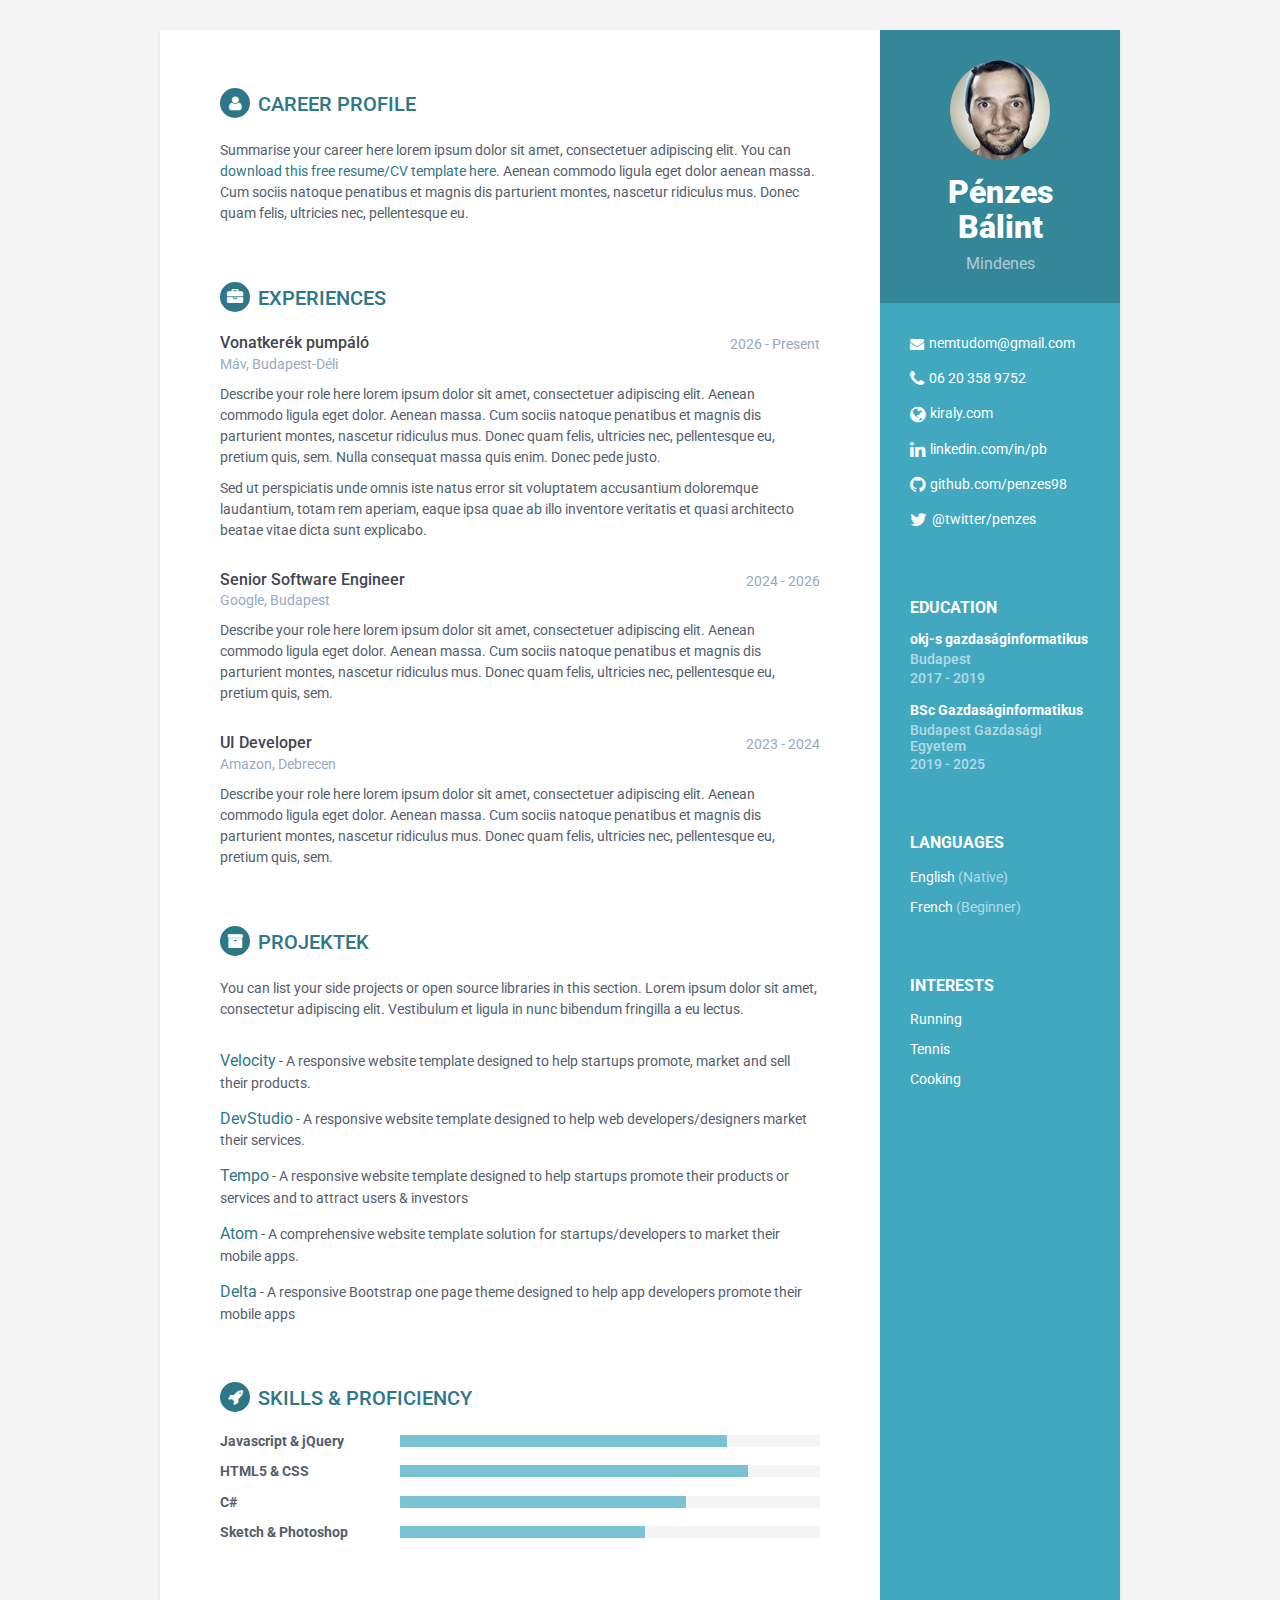
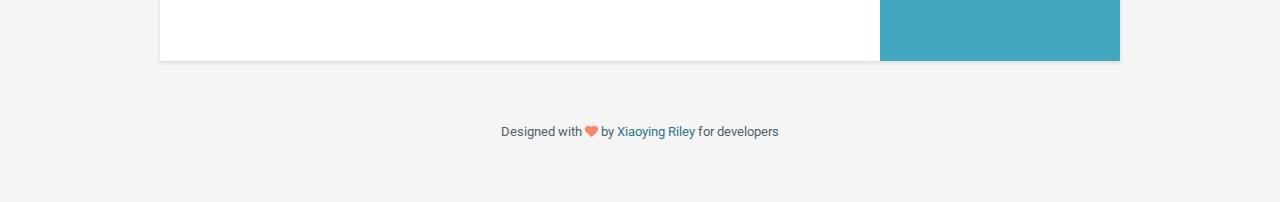
<file: CV/index.html>
<!DOCTYPE html>
<!--[if IE 8]> <html lang="en" class="ie8"> <![endif]-->  
<!--[if IE 9]> <html lang="en" class="ie9"> <![endif]-->  
<!--[if !IE]><!--> <html lang="en"> <!--<![endif]-->  
<head>
    <title>Responsive Resume/CV Template for Developers</title>
    <!-- Meta -->
    <meta charset="utf-8">
    <meta http-equiv="X-UA-Compatible" content="IE=edge">
    <meta name="viewport" content="width=device-width, initial-scale=1.0">
    <meta name="description" content="Responsive HTML5 Resume/CV Template for Developers">
    <meta name="author" content="Xiaoying Riley at 3rd Wave Media">    
    <link rel="shortcut icon" href="favicon.ico">  
    <link href='https://fonts.googleapis.com/css?family=Roboto:400,500,400italic,300italic,300,500italic,700,700italic,900,900italic' rel='stylesheet' type='text/css'>
    <!-- Global CSS -->
    <link rel="stylesheet" href="assets/plugins/bootstrap/css/bootstrap.min.css">   
    <!-- Plugins CSS -->
    <link rel="stylesheet" href="assets/plugins/font-awesome/css/font-awesome.css">
    
    <!-- Theme CSS -->  
    <link id="theme-style" rel="stylesheet" href="assets/css/styles.css">
    <!-- HTML5 shim and Respond.js for IE8 support of HTML5 elements and media queries -->
    <!--[if lt IE 9]>
      <script src="https://oss.maxcdn.com/html5shiv/3.7.2/html5shiv.min.js"></script>
      <script src="https://oss.maxcdn.com/respond/1.4.2/respond.min.js"></script>
    <![endif]-->
</head> 

<body>
    <div class="wrapper">
        <div class="sidebar-wrapper">
            <div class="profile-container">
                <img class="profile" src="assets/images/profile.png" alt="" />
                <h1 class="name">Pénzes Bálint</h1>
                <h3 class="tagline">Mindenes</h3>
            </div><!--//profile-container-->
            
            <div class="contact-container container-block">
                <ul class="list-unstyled contact-list">
                    <li class="email"><i class="fa fa-envelope"></i><a href="mailto: nemtudom@email.com">nemtudom@gmail.com</a></li>
                    <li class="phone"><i class="fa fa-phone"></i><a href="tel:0123 456 789">06 20 358 9752</a></li>
                    <li class="website"><i class="fa fa-globe"></i><a href="http://themes.3rdwavemedia.com/website-templates/free-responsive-website-template-for-developers/" target="_blank">kiraly.com</a></li>
                    <li class="linkedin"><i class="fa fa-linkedin"></i><a href="#" target="_blank">linkedin.com/in/pb</a></li>
                    <li class="github"><i class="fa fa-github"></i><a href="#" target="_blank">github.com/penzes98</a></li>
                    <li class="twitter"><i class="fa fa-twitter"></i><a href="https://twitter.com/3rdwave_themes" target="_blank">@twitter/penzes</a></li>
                </ul>
            </div><!--//contact-container-->
            <div class="education-container container-block">
                <h2 class="container-block-title">Education</h2>
                <div class="item">
                    <h4 class="degree">okj-s gazdaságinformatikus</h4>
                    <h5 class="meta">Budapest</h5>
                    <div class="time">2017 - 2019</div>
                </div><!--//item-->
                <div class="item">
                    <h4 class="degree">BSc Gazdaságinformatikus</h4>
                    <h5 class="meta">Budapest Gazdasági Egyetem</h5>
                    <div class="time">2019 - 2025</div>
                </div><!--//item-->
            </div><!--//education-container-->
            
            <div class="languages-container container-block">
                <h2 class="container-block-title">Languages</h2>
                <ul class="list-unstyled interests-list">
                    <li>English <span class="lang-desc">(Native)</span></li>
                    <li>French <span class="lang-desc">(Beginner)</span></li>
                </ul>
            </div><!--//interests-->
            
            <div class="interests-container container-block">
                <h2 class="container-block-title">Interests</h2>
                <ul class="list-unstyled interests-list">
                    <li>Running</li>
                    <li>Tennis</li>
                    <li>Cooking</li>
                </ul>
            </div><!--//interests-->
            
        </div><!--//sidebar-wrapper-->
        
        <div class="main-wrapper">
            
            <section class="section summary-section">
                <h2 class="section-title"><i class="fa fa-user"></i>Career Profile</h2>
                <div class="summary">
                    <p>Summarise your career here lorem ipsum dolor sit amet, consectetuer adipiscing elit. You can <a href="http://themes.3rdwavemedia.com/website-templates/orbit-free-resume-cv-template-for-developers/" target="_blank">download this free resume/CV template here</a>. Aenean commodo ligula eget dolor aenean massa. Cum sociis natoque penatibus et magnis dis parturient montes, nascetur ridiculus mus. Donec quam felis, ultricies nec, pellentesque eu.</p>
                </div><!--//summary-->
            </section><!--//section-->
            
            <section class="section experiences-section">
                <h2 class="section-title"><i class="fa fa-briefcase"></i>Experiences</h2>
                
                <div class="item">
                    <div class="meta">
                        <div class="upper-row">
                            <h3 class="job-title">Vonatkerék pumpáló</h3>
                            <div class="time">2026 - Present</div>
                        </div><!--//upper-row-->
                        <div class="company">Máv, Budapest-Déli</div>
                    </div><!--//meta-->
                    <div class="details">
                        <p>Describe your role here lorem ipsum dolor sit amet, consectetuer adipiscing elit. Aenean commodo ligula eget dolor. Aenean massa. Cum sociis natoque penatibus et magnis dis parturient montes, nascetur ridiculus mus. Donec quam felis, ultricies nec, pellentesque eu, pretium quis, sem. Nulla consequat massa quis enim. Donec pede justo.</p>  
                        <p>Sed ut perspiciatis unde omnis iste natus error sit voluptatem accusantium doloremque laudantium, totam rem aperiam, eaque ipsa quae ab illo inventore veritatis et quasi architecto beatae vitae dicta sunt explicabo. </p>
                    </div><!--//details-->
                </div><!--//item-->
                
                <div class="item">
                    <div class="meta">
                        <div class="upper-row">
                            <h3 class="job-title">Senior Software Engineer</h3>
                            <div class="time">2024 - 2026</div>
                        </div><!--//upper-row-->
                        <div class="company">Google, Budapest</div>
                    </div><!--//meta-->
                    <div class="details">
                        <p>Describe your role here lorem ipsum dolor sit amet, consectetuer adipiscing elit. Aenean commodo ligula eget dolor. Aenean massa. Cum sociis natoque penatibus et magnis dis parturient montes, nascetur ridiculus mus. Donec quam felis, ultricies nec, pellentesque eu, pretium quis, sem.</p>  
                        
                    </div><!--//details-->
                </div><!--//item-->
                
                <div class="item">
                    <div class="meta">
                        <div class="upper-row">
                            <h3 class="job-title">UI Developer</h3>
                            <div class="time">2023 - 2024</div>
                        </div><!--//upper-row-->
                        <div class="company">Amazon, Debrecen</div>
                    </div><!--//meta-->
                    <div class="details">
                        <p>Describe your role here lorem ipsum dolor sit amet, consectetuer adipiscing elit. Aenean commodo ligula eget dolor. Aenean massa. Cum sociis natoque penatibus et magnis dis parturient montes, nascetur ridiculus mus. Donec quam felis, ultricies nec, pellentesque eu, pretium quis, sem.</p>  
                    </div><!--//details-->
                </div><!--//item-->
                
            </section><!--//section-->
            
            <section class="section projects-section">
                <h2 class="section-title"><i class="fa fa-archive"></i>Projektek</h2>
                <div class="intro">
                    <p>You can list your side projects or open source libraries in this section. Lorem ipsum dolor sit amet, consectetur adipiscing elit. Vestibulum et ligula in nunc bibendum fringilla a eu lectus.</p>
                </div><!--//intro-->
                <div class="item">
                    <span class="project-title"><a href="#hook">Velocity</a></span> - <span class="project-tagline">A responsive website template designed to help startups promote, market and sell their products.</span>
                    
                </div><!--//item-->
                <div class="item">
                    <span class="project-title"><a href="http://themes.3rdwavemedia.com/website-templates/responsive-bootstrap-theme-web-development-agencies-devstudio/" target="_blank">DevStudio</a></span> - 
                    <span class="project-tagline">A responsive website template designed to help web developers/designers market their services. </span>
                </div><!--//item-->
                <div class="item">
                    <span class="project-title"><a href="http://themes.3rdwavemedia.com/website-templates/responsive-bootstrap-theme-for-startups-tempo/" target="_blank">Tempo</a></span> - <span class="project-tagline">A responsive website template designed to help startups promote their products or services and to attract users &amp; investors</span>
                </div><!--//item-->
                <div class="item">
                    <span class="project-title"><a href="hhttp://themes.3rdwavemedia.com/website-templates/responsive-bootstrap-theme-mobile-apps-atom/" target="_blank">Atom</a></span> - <span class="project-tagline">A comprehensive website template solution for startups/developers to market their mobile apps. </span>
                </div><!--//item-->
                <div class="item">
                    <span class="project-title"><a href="http://themes.3rdwavemedia.com/website-templates/responsive-bootstrap-theme-for-mobile-apps-delta/" target="_blank">Delta</a></span> - <span class="project-tagline">A responsive Bootstrap one page theme designed to help app developers promote their mobile apps</span>
                </div><!--//item-->
            </section><!--//section-->
            
            <section class="skills-section section">
                <h2 class="section-title"><i class="fa fa-rocket"></i>Skills &amp; Proficiency</h2>
                <div class="skillset">        
                    
                    <div class="item">
                        <h3 class="level-title">Javascript &amp; jQuery</h3>
                        <div class="level-bar">
                            <div class="level-bar-inner" data-level="80%">
                            </div>                                      
                        </div><!--//level-bar-->                                 
                    </div><!--//item-->
                    
                    <div class="item">
                        <h3 class="level-title">HTML5 &amp; CSS</h3>
                        <div class="level-bar">
                            <div class="level-bar-inner" data-level="85%">
                            </div>                                      
                        </div><!--//level-bar-->                                 
                    </div><!--//item-->
                    
                    <div class="item">
                        <h3 class="level-title">C#</h3>
                        <div class="level-bar">
                            <div class="level-bar-inner" data-level="70%">
                            </div>                                      
                        </div><!--//level-bar-->                                 
                    </div><!--//item-->
                    
                    <div class="item">
                        <h3 class="level-title">Sketch &amp; Photoshop</h3>
                        <div class="level-bar">
                            <div class="level-bar-inner" data-level="60%">
                            </div>                                      
                        </div><!--//level-bar-->                                 
                    </div><!--//item-->
                    
                </div>  
            </section><!--//skills-section-->
            
        </div><!--//main-body-->
    </div>
 
    <footer class="footer">
        <div class="text-center">
                <!--/* This template is released under the Creative Commons Attribution 3.0 License. Please keep the attribution link below when using for your own project. Thank you for your support. :) If you'd like to use the template without the attribution, you can check out other license options via our website: themes.3rdwavemedia.com */-->
                <small class="copyright">Designed with <i class="fa fa-heart"></i> by <a href="http://themes.3rdwavemedia.com" target="_blank">Xiaoying Riley</a> for developers</small>
        </div><!--//container-->
    </footer><!--//footer-->
 
    <!-- Javascript -->          
    <script type="text/javascript" src="assets/plugins/jquery-1.11.3.min.js"></script>
    <script type="text/javascript" src="assets/plugins/bootstrap/js/bootstrap.min.js"></script>    
    <!-- custom js -->
    <script type="text/javascript" src="assets/js/main.js"></script>            
</body>
</html>
</file>
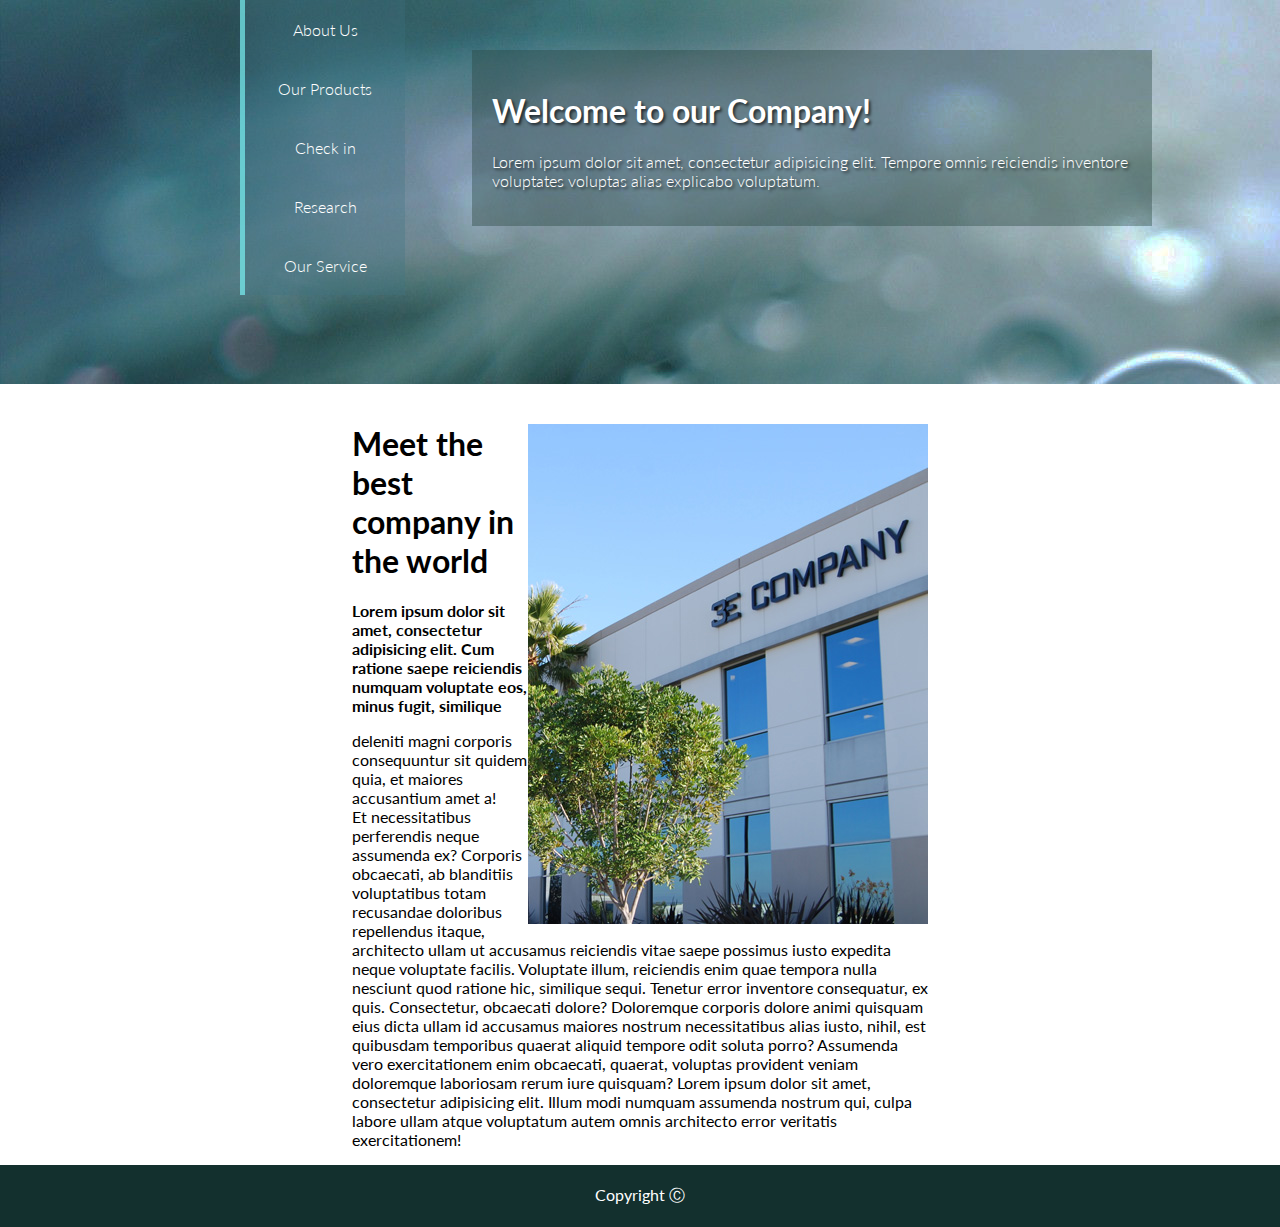
<file: start/index.html>
<!DOCTYPE html>
<html lang="en">
<head>
  <meta charset="UTF-8">
  <meta name="viewport" content="width=device-width, initial-scale=1.0">
  <meta http-equiv="X-UA-Compatible" content="ie=edge">
  <link href="https://fonts.googleapis.com/css?family=Lato:300,400" rel="stylesheet">
  <link rel="stylesheet" href="./style.css">
  <title>Document</title>
</head>
<body>
<div class="header-container">
  <header>
    <div class="company-intro">
    <h1> Welcome to our Company! </h1>
      <p>
    Lorem ipsum dolor sit amet, consectetur adipisicing elit. Tempore omnis reiciendis inventore voluptates voluptas alias explicabo voluptatum.
      </p>
    </div>
    <nav class="menu-container">

     <ul class="main-menu">
         <li class="main-menu-item">About Us</li>
         <li class="main-menu-item">Our Products</li>
         <li class="main-menu-item">Check in</li>
         <li class="main-menu-item">Research</li>
         <li class="main-menu-item">Our Service</li>
     </ul>

    </nav>
  </header>
</div>
<main class="main-container">
  <img class="company-image" src="./company.jpg" alt="">
  <h1>Meet the best company in the world</h1>
<div class="lead">
  Lorem ipsum dolor sit amet, consectetur adipisicing elit. Cum ratione saepe reiciendis numquam voluptate eos, minus fugit, similique
</div>
<p>
 deleniti magni corporis consequuntur sit quidem quia, et maiores accusantium amet a! <br>
Et necessitatibus perferendis neque assumenda ex? Corporis obcaecati, ab blanditiis voluptatibus totam recusandae doloribus repellendus itaque, architecto ullam ut accusamus reiciendis vitae saepe possimus iusto expedita neque voluptate facilis. Voluptate illum, reiciendis enim quae tempora nulla nesciunt quod ratione hic, similique sequi. Tenetur error inventore consequatur, ex quis. Consectetur, obcaecati dolore? Doloremque corporis dolore animi quisquam eius dicta ullam id accusamus maiores nostrum necessitatibus alias iusto, nihil, est quibusdam temporibus quaerat aliquid tempore odit soluta porro? Assumenda vero exercitationem enim obcaecati, quaerat, voluptas provident veniam doloremque laboriosam rerum iure quisquam? Lorem ipsum dolor sit amet, consectetur adipisicing elit. Illum modi numquam assumenda nostrum qui, culpa labore ullam atque voluptatum autem omnis architecto error veritatis exercitationem!
</p>
</main>
<footer>
   Copyright Ⓒ
</footer>

</body>
</html>
</file>
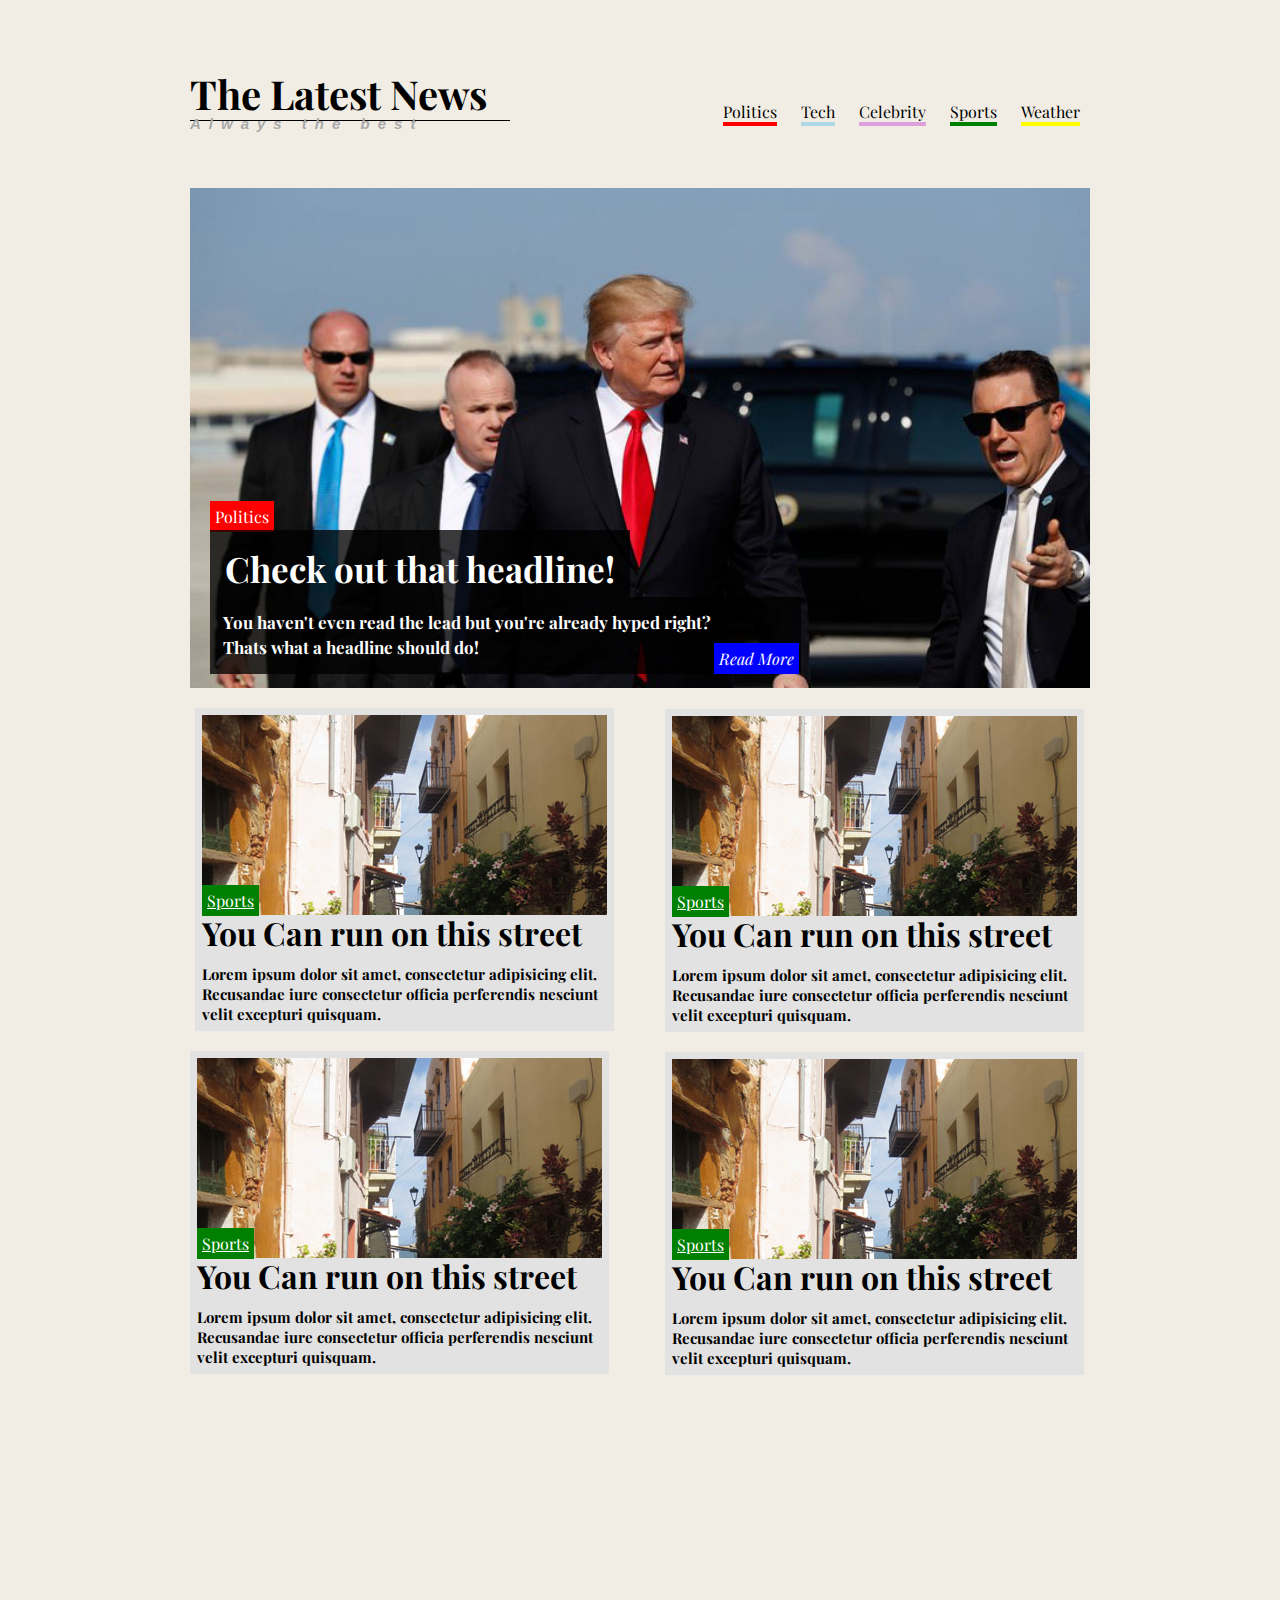
<file: start2/index.html>
<!DOCTYPE html>
<html lang="en">
<head>
    <meta charset="UTF-8">
    <meta name="viewport" content="width=device-width, initial-scale=1.0">
    <meta http-equiv="X-UA-Compatible" content="ie=edge">
    <link rel="stylesheet" href="./style.css">
    <link href="https://fonts.googleapis.com/css?family=Playfair+Display:400,700" rel="stylesheet">
    <link href="https://fonts.googleapis.com/css?family=Merriweather" rel="stylesheet">
    <title>The News</title>
</head>
<body>
<header>
    <div class="logo">
        <h1>The Latest News</h1>
        <h2>Always the best</h2>
    </div>
    <nav class="menu-container">
        <ul class="menu">
            <li class="menu-item"><a href="#">Politics</a></li>
            <li class="menu-item"><a href="#">Tech</a></li>
            <li class="menu-item"><a href="#">Celebrity</a></li>
            <li class="menu-item"><a href="#">Sports</a></li>
            <li class="menu-item"><a href="#">Weather</a></li>
        </ul>
    </nav>
</header>
<main>
    <div class="main-article">
        <div class="crop">
            <img class="main-article-image" src="./banner.jpg" alt="">
        </div>
        <div class="main-article-content">
            <div class="tag tag-politics"> <a href="#">Politics</a></div>
            <h1>Check out that headline!</h1>
            <h2>You haven't even read the lead but you're already hyped right? <br> Thats what a headline should do! </h2>
            <div class="continue-to-article"><a href="#">Read More</a></div>
        </div>
    </div>
    <div class="article-half-width article-left">
       <div class="half-width-crop">
            <img src="./img_chania.jpg" alt="">
       </div> 
        <div class="tag tag-sports"> <a href="#">Sports</a></div>
       <h1>You Can run on  this street</h1>
       <h2>Lorem ipsum dolor sit amet, consectetur adipisicing elit. Recusandae iure consectetur officia perferendis nesciunt velit excepturi quisquam.</h2>
    </div>
      <div class="article-half-width article-down-left">
       <div class="half-width-crop">
            <img src="./img_chania.jpg" alt="">
       </div> 
        <div class="tag tag-sports"> <a href="#">Sports</a></div>
       <h1>You Can run on  this street</h1>
       <h2>Lorem ipsum dolor sit amet, consectetur adipisicing elit. Recusandae iure consectetur officia perferendis nesciunt velit excepturi quisquam.</h2>
    </div>
    <div class="article-half-width article-right">
       <div class="half-width-crop">
            <img src="./img_chania.jpg" alt="">
       </div> 
        <div class="tag tag-sports"> <a href="#">Sports</a></div>
       <h1>You Can run on  this street</h1>
       <h2>Lorem ipsum dolor sit amet, consectetur adipisicing elit. Recusandae iure consectetur officia perferendis nesciunt velit excepturi quisquam.</h2>
    </div>
    
    <div class="article-half-width article-right">
       <div class="half-width-crop">
            <img src="./img_chania.jpg" alt="">
       </div> 
        <div class="tag tag-sports"> <a href="#">Sports</a></div>
       <h1>You Can run on  this street</h1>
       <h2>Lorem ipsum dolor sit amet, consectetur adipisicing elit. Recusandae iure consectetur officia perferendis nesciunt velit excepturi quisquam.</h2>
    </div>
    
  
</main>



</body>
</html>
</file>
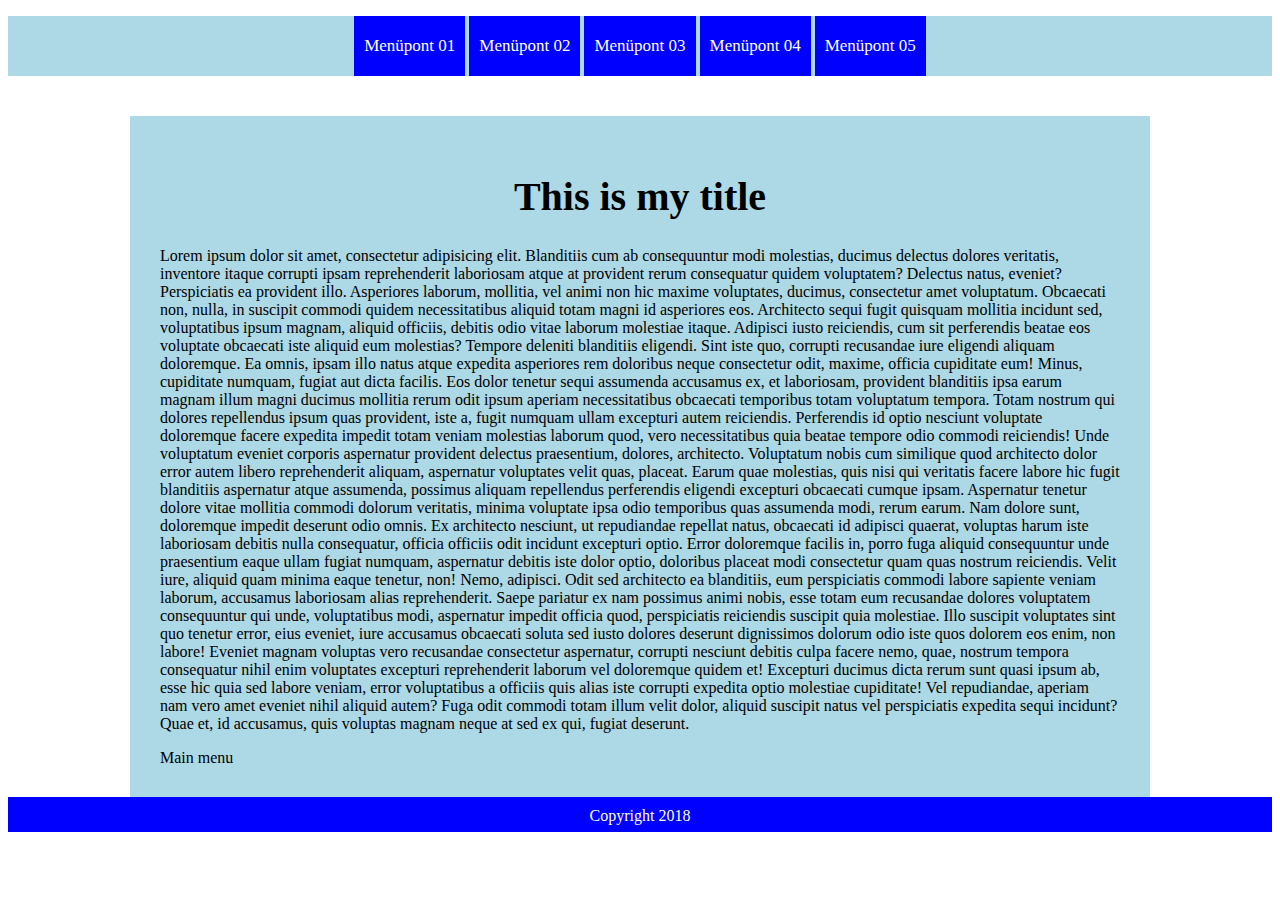
<file: dropdown-menu/fix_dropdown-menu.html>
<!DOCTYPE html>
<html lang="en">
<head>
    <meta charset="UTF-8">
    <title>Dropdown Menu</title>
    <link rel="stylesheet" href="./fix_dropdown-menu.css">
</head>
<body>
  <header>
<!--      nav.main-menu-container>ul.main-menu>li.main-menu-item{Menüpont $$}*5-->
      <nav class="main-menu-container">
          <ul class="main-menu">
              <li class="main-menu-item">Menüpont 01</li>
              <li class="main-menu-item">
              
              Menüpont 02
              <ul class="submenu">
                  <li class="submenu-item">Submenu1</li>
                  <li class="submenu-item">Submenu2</li>
                  <li class="submenu-item">Submenu3</li>
              </ul>
              
              </li>
              <li class="main-menu-item">Menüpont 03</li>
              <li class="main-menu-item">
              
              Menüpont 04
              
               <ul class="submenu">
                  <li class="submenu-item">Submenu1</li>
                  <li class="submenu-item">Submenu2</li>
                  <li class="submenu-item">Submenu3</li>
              </ul>
              
              </li>
              <li class="main-menu-item">Menüpont 05</li>
          </ul>
      </nav>
      
  </header>
  <main>
      <h1>This is my title</h1>
      
      <p>Lorem ipsum dolor sit amet, consectetur adipisicing elit. Blanditiis cum ab consequuntur modi molestias, ducimus delectus dolores veritatis, inventore itaque corrupti ipsam reprehenderit laboriosam atque at provident rerum consequatur quidem voluptatem? Delectus natus, eveniet? Perspiciatis ea provident illo. Asperiores laborum, mollitia, vel animi non hic maxime voluptates, ducimus, consectetur amet voluptatum. Obcaecati non, nulla, in suscipit commodi quidem necessitatibus aliquid totam magni id asperiores eos. Architecto sequi fugit quisquam mollitia incidunt sed, voluptatibus ipsum magnam, aliquid officiis, debitis odio vitae laborum molestiae itaque. Adipisci iusto reiciendis, cum sit perferendis beatae eos voluptate obcaecati iste aliquid eum molestias? Tempore deleniti blanditiis eligendi. Sint iste quo, corrupti recusandae iure eligendi aliquam doloremque. Ea omnis, ipsam illo natus atque expedita asperiores rem doloribus neque consectetur odit, maxime, officia cupiditate eum! Minus, cupiditate numquam, fugiat aut dicta facilis. Eos dolor tenetur sequi assumenda accusamus ex, et laboriosam, provident blanditiis ipsa earum magnam illum magni ducimus mollitia rerum odit ipsum aperiam necessitatibus obcaecati temporibus totam voluptatum tempora. Totam nostrum qui dolores repellendus ipsum quas provident, iste a, fugit numquam ullam excepturi autem reiciendis. Perferendis id optio nesciunt voluptate doloremque facere expedita impedit totam veniam molestias laborum quod, vero necessitatibus quia beatae tempore odio commodi reiciendis! Unde voluptatum eveniet corporis aspernatur provident delectus praesentium, dolores, architecto. Voluptatum nobis cum similique quod architecto dolor error autem libero reprehenderit aliquam, aspernatur voluptates velit quas, placeat. Earum quae molestias, quis nisi qui veritatis facere labore hic fugit blanditiis aspernatur atque assumenda, possimus aliquam repellendus perferendis eligendi excepturi obcaecati cumque ipsam. Aspernatur tenetur dolore vitae mollitia commodi dolorum veritatis, minima voluptate ipsa odio temporibus quas assumenda modi, rerum earum. Nam dolore sunt, doloremque impedit deserunt odio omnis. Ex architecto nesciunt, ut repudiandae repellat natus, obcaecati id adipisci quaerat, voluptas harum iste laboriosam debitis nulla consequatur, officia officiis odit incidunt excepturi optio. Error doloremque facilis in, porro fuga aliquid consequuntur unde praesentium eaque ullam fugiat numquam, aspernatur debitis iste dolor optio, doloribus placeat modi consectetur quam quas nostrum reiciendis. Velit iure, aliquid quam minima eaque tenetur, non! Nemo, adipisci. Odit sed architecto ea blanditiis, eum perspiciatis commodi labore sapiente veniam laborum, accusamus laboriosam alias reprehenderit. Saepe pariatur ex nam possimus animi nobis, esse totam eum recusandae dolores voluptatem consequuntur qui unde, voluptatibus modi, aspernatur impedit officia quod, perspiciatis reiciendis suscipit quia molestiae. Illo suscipit voluptates sint quo tenetur error, eius eveniet, iure accusamus obcaecati soluta sed iusto dolores deserunt dignissimos dolorum odio iste quos dolorem eos enim, non labore! Eveniet magnam voluptas vero recusandae consectetur aspernatur, corrupti nesciunt debitis culpa facere nemo, quae, nostrum tempora consequatur nihil enim voluptates excepturi reprehenderit laborum vel doloremque quidem et! Excepturi ducimus dicta rerum sunt quasi ipsum ab, esse hic quia sed labore veniam, error voluptatibus a officiis quis alias iste corrupti expedita optio molestiae cupiditate! Vel repudiandae, aperiam nam vero amet eveniet nihil aliquid autem? Fuga odit commodi totam illum velit dolor, aliquid suscipit natus vel perspiciatis expedita sequi incidunt? Quae et, id accusamus, quis voluptas magnam neque at sed ex qui, fugiat deserunt.</p>
      
      <input type="checkbox" id="menu-checkbox" class="menu-checkbox-input">
      <label for="menu-checkbox" class="menu-checkbox-label">Main menu</label>
      <ul class="gombos-menu">
          <li class="gombos-menu-item">menupont 1</li>
          <li class="gombos-menu-item">menupont 2</li>
          <li class="gombos-menu-item">menupont 3</li>
      </ul>
      
  </main>
  <footer>
      Copyright 2018
  </footer>  
</body>
</html>
</file>
<file: CV/assets/css/styles.css>
/*   
 * Template Name: Orbit - Responsive Resume/CV Template for Developers
 * Version: 1.0
 * Author: Xiaoying Riley
 * Twitter: @3rdwave_themes
 * License: Creative Commons Attribution 3.0 License
 * Website: http://themes.3rdwavemedia.com/
*/
/* styles.css */
/* ======= Base ======= */
body {
  font-family: 'Roboto', sans-serif;
  color: #545E6C;
  background: #f5f5f5;
  font-size: 14px;
  padding: 30px;
  -webkit-font-smoothing: antialiased;
  -moz-osx-font-smoothing: grayscale;
}
h1,
h2,
h3,
h4,
h5,
h6 {
  font-weight: 700;
}
a {
  color: #2d7788;
  -webkit-transition: all 0.4s ease-in-out;
  -moz-transition: all 0.4s ease-in-out;
  -ms-transition: all 0.4s ease-in-out;
  -o-transition: all 0.4s ease-in-out;
}
a:hover {
  text-decoration: underline;
  color: #1a454f;
}
a:focus {
  text-decoration: none;
}
p {
  line-height: 1.5;
}
.wrapper {
  background: #42A8C0;
  max-width: 960px;
  margin: 0 auto;
  position: relative;
  -webkit-box-shadow: 0px 2px 4px rgba(0, 0, 0, 0.1);
  -moz-box-shadow: 0px 2px 4px rgba(0, 0, 0, 0.1);
  box-shadow: 0px 2px 4px rgba(0, 0, 0, 0.1);
}
.sidebar-wrapper {
  background: #42A8C0;
  position: absolute;
  right: 0;
  width: 240px;
  height: 100%;
  min-height: 800px;
  color: #fff;
}
.sidebar-wrapper a {
  color: #fff;
}
.sidebar-wrapper .profile-container {
  padding: 30px;
  background: rgba(0, 0, 0, 0.2);
  text-align: center;
  color: #fff;
}
.sidebar-wrapper .name {
  font-size: 32px;
  font-weight: 900;
  margin-top: 0;
  margin-bottom: 10px;
}
.sidebar-wrapper .tagline {
  color: rgba(255, 255, 255, 0.6);
  font-size: 16px;
  font-weight: 400;
  margin-top: 0;
  margin-bottom: 0;
}
.sidebar-wrapper .profile {
  margin-bottom: 15px;
}
.sidebar-wrapper .contact-list .fa {
  margin-right: 5px;
  font-size: 18px;
  vertical-align: middle;
}
.sidebar-wrapper .contact-list li {
  margin-bottom: 15px;
}
.sidebar-wrapper .contact-list li:last-child {
  margin-bottom: 0;
}
.sidebar-wrapper .contact-list .email .fa {
  font-size: 14px;
}
.sidebar-wrapper .container-block {
  padding: 30px;
}
.sidebar-wrapper .container-block-title {
  text-transform: uppercase;
  font-size: 16px;
  font-weight: 700;
  margin-top: 0;
  margin-bottom: 15px;
}
.sidebar-wrapper .degree {
  font-size: 14px;
  margin-top: 0;
  margin-bottom: 5px;
}
.sidebar-wrapper .education-container .item {
  margin-bottom: 15px;
}
.sidebar-wrapper .education-container .item:last-child {
  margin-bottom: 0;
}
.sidebar-wrapper .education-container .meta {
  color: rgba(255, 255, 255, 0.6);
  font-weight: 500;
  margin-bottom: 0px;
  margin-top: 0;
}
.sidebar-wrapper .education-container .time {
  color: rgba(255, 255, 255, 0.6);
  font-weight: 500;
  margin-bottom: 0px;
}
.sidebar-wrapper .languages-container .lang-desc {
  color: rgba(255, 255, 255, 0.6);
}
.sidebar-wrapper .languages-list {
  margin-bottom: 0;
}
.sidebar-wrapper .languages-list li {
  margin-bottom: 10px;
}
.sidebar-wrapper .languages-list li:last-child {
  margin-bottom: 0;
}
.sidebar-wrapper .interests-list {
  margin-bottom: 0;
}
.sidebar-wrapper .interests-list li {
  margin-bottom: 10px;
}
.sidebar-wrapper .interests-list li:last-child {
  margin-bottom: 0;
}
.main-wrapper {
  background: #fff;
  padding: 60px;
  padding-right: 300px;
}
.main-wrapper .section-title {
  text-transform: uppercase;
  font-size: 20px;
  font-weight: 500;
  color: #2d7788;
  position: relative;
  margin-top: 0;
  margin-bottom: 20px;
}
.main-wrapper .section-title .fa {
  width: 30px;
  height: 30px;
  margin-right: 8px;
  display: inline-block;
  color: #fff;
  -webkit-border-radius: 50%;
  -moz-border-radius: 50%;
  -ms-border-radius: 50%;
  -o-border-radius: 50%;
  border-radius: 50%;
  -moz-background-clip: padding;
  -webkit-background-clip: padding-box;
  background-clip: padding-box;
  background: #2d7788;
  text-align: center;
  padding-top: 8px;
  font-size: 16px;
  position: relative;
  top: -2px;
}
.main-wrapper .section {
  margin-bottom: 60px;
}
.main-wrapper .experiences-section .item {
  margin-bottom: 30px;
}
.main-wrapper .upper-row {
  position: relative;
  overflow: hidden;
  margin-bottom: 2px;
}
.main-wrapper .job-title {
  color: #3F4650;
  font-size: 16px;
  margin-top: 0;
  margin-bottom: 0;
  font-weight: 500;
}
.main-wrapper .time {
  position: absolute;
  right: 0;
  top: 0;
  color: #97AAC3;
}
.main-wrapper .company {
  margin-bottom: 10px;
  color: #97AAC3;
}
.main-wrapper .project-title {
  font-size: 16px;
  font-weight: 400;
  margin-top: 0;
  margin-bottom: 5px;
}
.main-wrapper .projects-section .intro {
  margin-bottom: 30px;
}
.main-wrapper .projects-section .item {
  margin-bottom: 15px;
}
.skillset .item {
  margin-bottom: 15px;
  overflow: hidden;
}
.skillset .level-title {
  font-size: 14px;
  margin-top: 0;
  margin-bottom: 12px;
}
.skillset .level-bar {
  height: 12px;
  background: #f5f5f5;
}
.skillset .level-bar-inner {
  height: 12px;
  background: #7bc2d3;
}
.footer {
  padding: 30px;
  padding-top: 60px;
}
.footer .copyright {
  line-height: 1.6;
  color: #545E6C;
  font-size: 13px;
}
.footer .fa-heart {
  color: #fb866a;
}
/* Extra small devices (phones, less than 768px) */
@media (max-width: 767px) {
  .sidebar-wrapper {
    position: static;
    width: inherit;
  }
  .main-wrapper {
    padding: 30px;
  }
  .main-wrapper .time {
    position: static;
    display: block;
    margin-top: 5px;
  }
  .main-wrapper .upper-row {
    margin-bottom: 0;
  }
}
/* Small devices (tablets, 768px and up) */
/* Medium devices (desktops, 992px and up) */
@media (min-width: 992px) {
  .skillset .level-title {
    display: inline-block;
    float: left;
    width: 30%;
    margin-bottom: 0;
  }
  .skillset .level-bar {
    display: inline-block;
    width: 70%;
    float: left;
    position: relative;
    top: 1px;
  }
}
/* Large devices (large desktops, 1200px and up) */
/* Ex-Large devices (large desktops, 1200px and up) */
</file>
<file: start/style.css>
/*csslint fallback-colors: false, order-alphabetical: false, box-model: false*/

body {
  margin: 0;
  padding: 0;
  font-family: 'Lato', sans-serif;
}

.header-container{
  /* 100% lesz a szélessége: */
  background-size: 100%;
  background: url(./banner.jpg);
  position: relative;
  /* ennek az elemnek a magassága a böngésző szélességének 40%-a (verticalWidth) */
  height: 30vw;
    margin-bottom: 40px;
}
header{
  width: 70%;
  font-weight: 300;
    
}


.company-image{
    float:right;
}
.menu-container{
    color: white;
}
.main-container{
    width: 45%;
    margin: auto;
}


.main-menu-item:hover{
    padding: 25px;
    background-color: #4cc3c3;
    transition: all 0.2s ease-in-out;
    
    
}
.main-menu{
    list-style: none;
    margin: 0;
}

.main-menu-item{
    border-left: 5px solid rgba(129,255,255,0.63);
    background-color: rgba(63,117,134,0.3);
    position: relative;
    width: 120px;
    padding:20px;
    margin-left: 200px;
    text-align: center;
    
}
footer{
    text-align: center;
    color: white;
    background-color: #13302E;
    padding: 20px 0 20px 0;
}
.company-intro{
    width: 50%;
    background-color: rgba(40, 70, 66, 0.4);
    color: white;
    text-shadow: 2px 2px 3px rgba(0,0,0,0.65);
    top: 50px;
    right: 10vw;
    position: absolute;
    padding: 20px;
    
}
.lead{
    font-weight: bold;
}
</file>
<file: start2/style.css>
body {
    font-family: 'Playfair Display', serif;
    background-color: rgb(242, 237, 228);
}

header, main {
    width: 900px;
    margin: 40px auto 0 auto;
}


.logo{
    display: inline-block;
    width: 320px;
}

.logo > h1 {
    font-size: 40px;    
    border-bottom: 1px solid black;
}
.logo > h2 {
    font-size: 15px;
    letter-spacing: 8px;
    position: absolute;
    top:8vw;
    font-family:sans-serif;
    color: darkgray;
    font-style: italic;
    
}

/* jobbra igazitva */
.menu-container{
    float: right;
    
}

.menu {
    list-style: none;
}
.menu-item {
    display: inline-block;
    margin: 45px 10px;
}
.menu-item:nth-child(1) {
    border-bottom: 4px solid red;
}

.menu-item:nth-child(2) {
    border-bottom: 4px solid lightblue;
}

.menu-item:nth-child(3) {
    border-bottom: 4px solid plum;
}

.menu-item:nth-child(4) {
    border-bottom: 4px solid green
}

.menu-item:nth-child(5) {
    border-bottom: 4px solid yellow;
}

.menu-item a {
    text-decoration: none;
    color: black;
}

.menu-item:hover {
    border-bottom: 4px solid black;
}

.main-article {
    margin-top: 40px;
}

.main-article-content > h1 {
    font-size: 35px;
    padding: 15px 15px 5px 15px;
    background-color: rgba(0, 0, 0, 0.767);
    color: white;
    position: absolute;
    top:9px;
    
}

.main-article-content > h2 {
    background-color: rgba(0, 0, 0, 0.767);
    color: white;
    line-height: 1.5;
    position: relative;
    top:85px;
    padding:13px 90px 13px 13px;
    font-size: 17px;
    
}
.main-article-content p {
    width: 700px;
}

.crop {
    height: 500px;
    overflow: hidden;
}

.main-article-image {
    width: 100%;
}

/* positioning!!!!! */
.main-article {
    position: relative;
}

.main-article-content {
    position: absolute;
    top: 310px;
    left:20px;
}

.tag a{
    color: white;
    padding: 5px;
}

.tag-politics a {
    background-color: red;
    text-decoration: none;
}

.tag-sports a {
    background-color: green;
}

.tag-politics {
    position: absolute;
    top:8px;
}
.continue-to-article{
    background-color: blue;
    color: white;
    margin-top: 40px;
    margin-right: 2px;
    float: right;
    position: relative;
    padding: 5px;
    font-style: italic;
}
.continue-to-article a {
    color: white;
    text-decoration: none;
}

.article-half-width {
    margin-top: 20px;
    padding: 7px;
}

.half-width-crop{
    height: 200px;
    overflow: hidden;
}

.article-half-width .tag{
    margin-top: -25px;
}
.article-half-width h1, .article-half-width h2 {
    padding: 0;
    margin: 0;
}
.article-half-width h2 {
    font-size: 15px;
    margin-top: 10px;
}
.article-half-width {
    width: 45%;
    background-color: #e2e2e2;
}

/* jobra */
.article-right {
    position: relative;
    top: -685px;
    left:475px;
    
}
/* balra */
.article-left {
position: relative;
left: 5px;
}
</file>
<file: dropdown-menu/fix_dropdown-menu.css>
/*csslint order-alphabetical: false, box-model: false*/

/*css specificity*/

/*a main menu-n beluli menu item
.main-menu .main-menu-item{
    color: blue;
}*/
/*.main-menu-item{
    color:black;
}*/

/*az za elem aminek mindkettő classa megvan:
.main-menu-item.elso-menupont {
    color: red;
}*/

main {
    background-color: lightblue;
/*    tudjuk hogy a padding megnöveli az elem szélességét*/
    padding: 30px;
    width: 960px;
/*    ha csak kettő értéket kap a margin vagy a padding, akkor*/
/*    az első érték alul-fölül, a második jobbra-balra*/
/*    a margin: 0 auto, fix, és adott szélesség esetén középre igazitja au adott elemet*/
    margin: 0 auto;
}

footer {
    background-color: blue;
    color:white;
    text-align: center;
    padding-top: 10px;
    height: 25px;
}

h1 {
    font-size: 40px;
/*    szöveg középre igazitása: */
    text-align: center;
}
.main-menu-container {


    background-color: lightblue;
/*    ez is kell ahhoz hogy a main-menu középen legyen*/
/*    inline elemek esetében, a text-align: center igazít középre*/
    text-align: center;
    margin-bottom: 40px;
}

.main-menu {
    list-style: none;
    padding: 0;
    
}

.main-menu-item {
/*    itt állitjuk át a lista item típusát blokk szintűről inline-ra*/
    display: inline-block;
    font-size: 17px;
    padding: 20px 10px;
    background-color: blue;
    color: white;
/*    azért hogy a submenu-t a főmenühöz képest tudjuk igazitani, az összes főmenü: position: relative */
    position: relative;
/* animáció hozzáadása: */
    transition: background-color .5s  ease-in-out;
}

.main-menu-item:hover, .submenu-item:hover 
{
    background-color: red;
} 
.main-menu-item:hover > .submenu 
{
/*    a submenu akkor jelenik meg ha a main-menu-item-re hoverezünk */
    visibility: visible;
    opacity: 1;
}

.submenu
{
    list-style: none;
    padding: 0;
    margin: 0;
/*    a submenu pozicióját ducoment flow-tól függetlenül állitjuk, ezért kell a position: absolute*/
    position: absolute;
    top: 60px;
    left: 0;
    visibility: hidden;
    opacity: 0;
    transition: opacity .5s  ease-in-out;
    
   
}

.submenu-item 
{
    padding: 20px 10px;
    background-color: blue;
    transition: background-color .5s  ease-in-out;
}

.gombos-menu {
    display: none;
}
.menu-checkbox-input {
    display: none;
}
/*adjacent sibling selector*/
/*az input után, vele egy szinten, valahol utána, egy elem aminek a class-a .gombos-menu*/
.menu-checkbox-input:checked ~ .gombos-menu {
    display: block;
}
</file>
